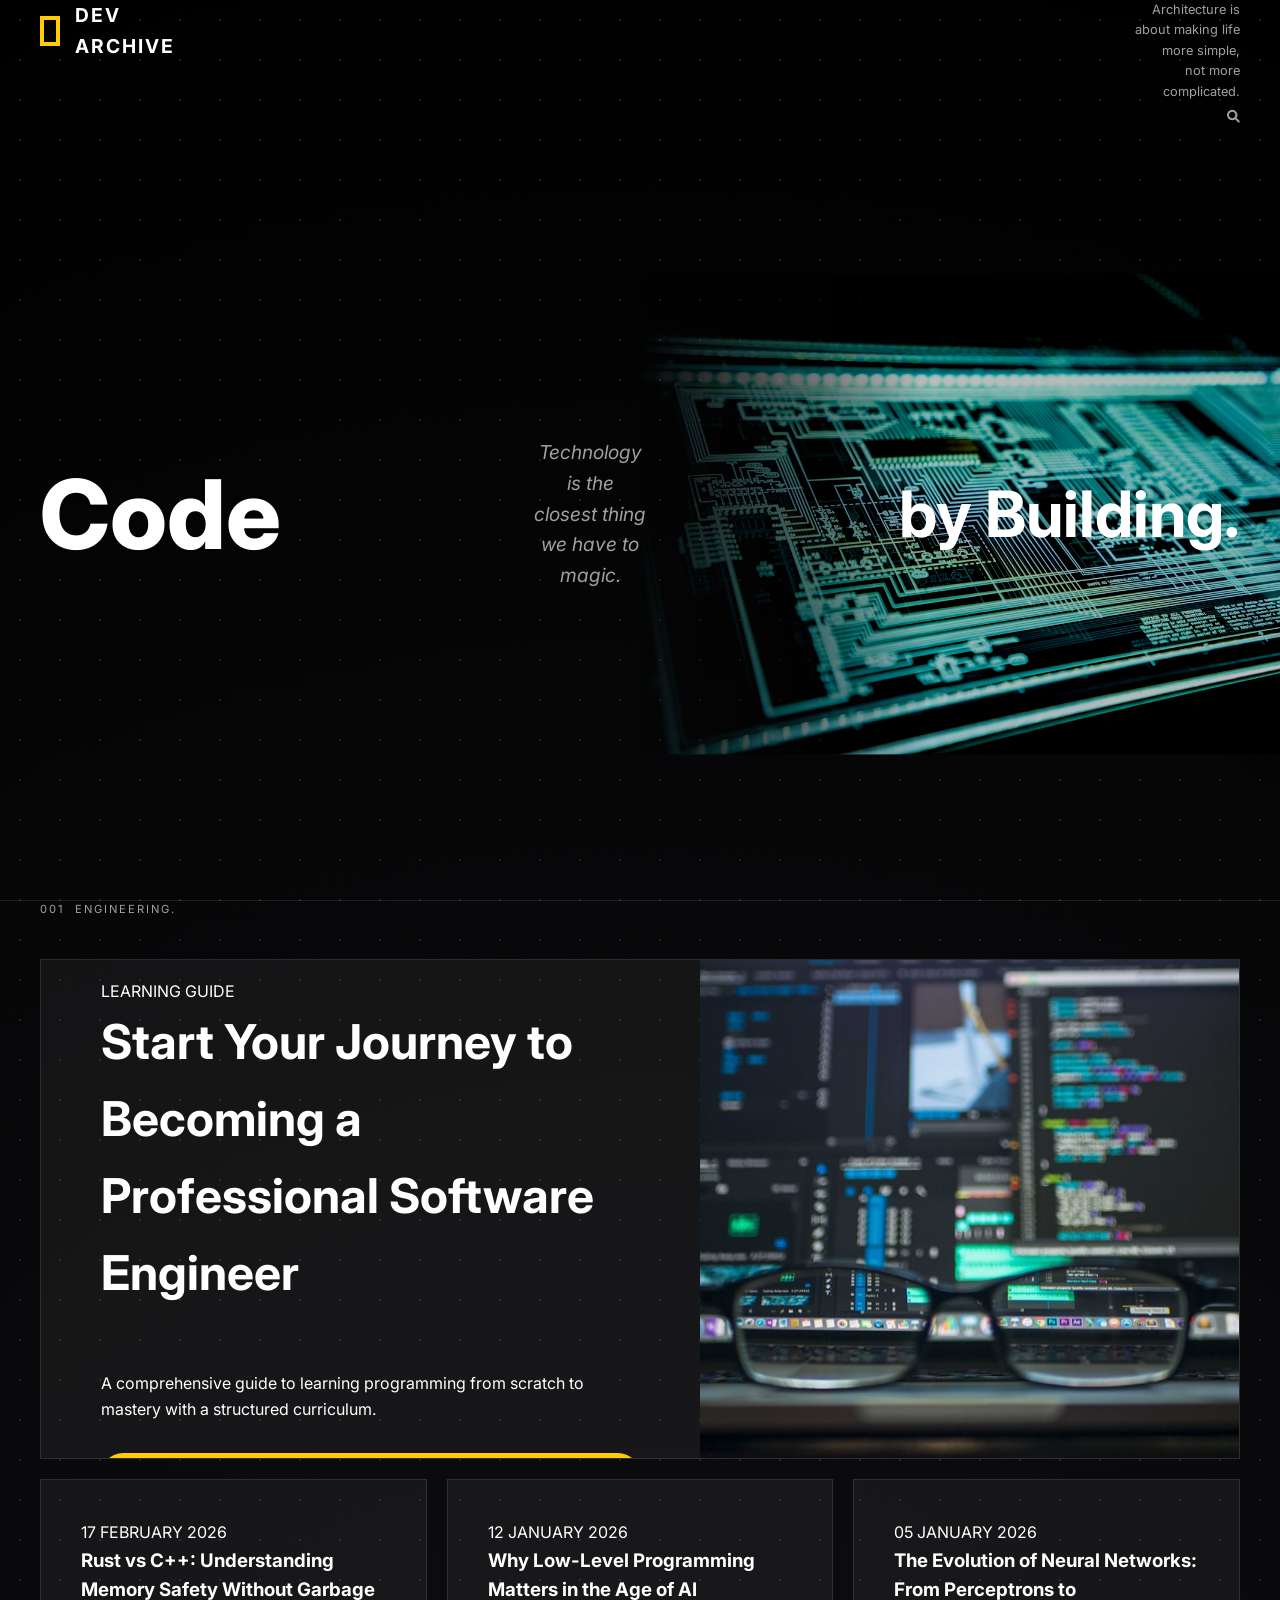
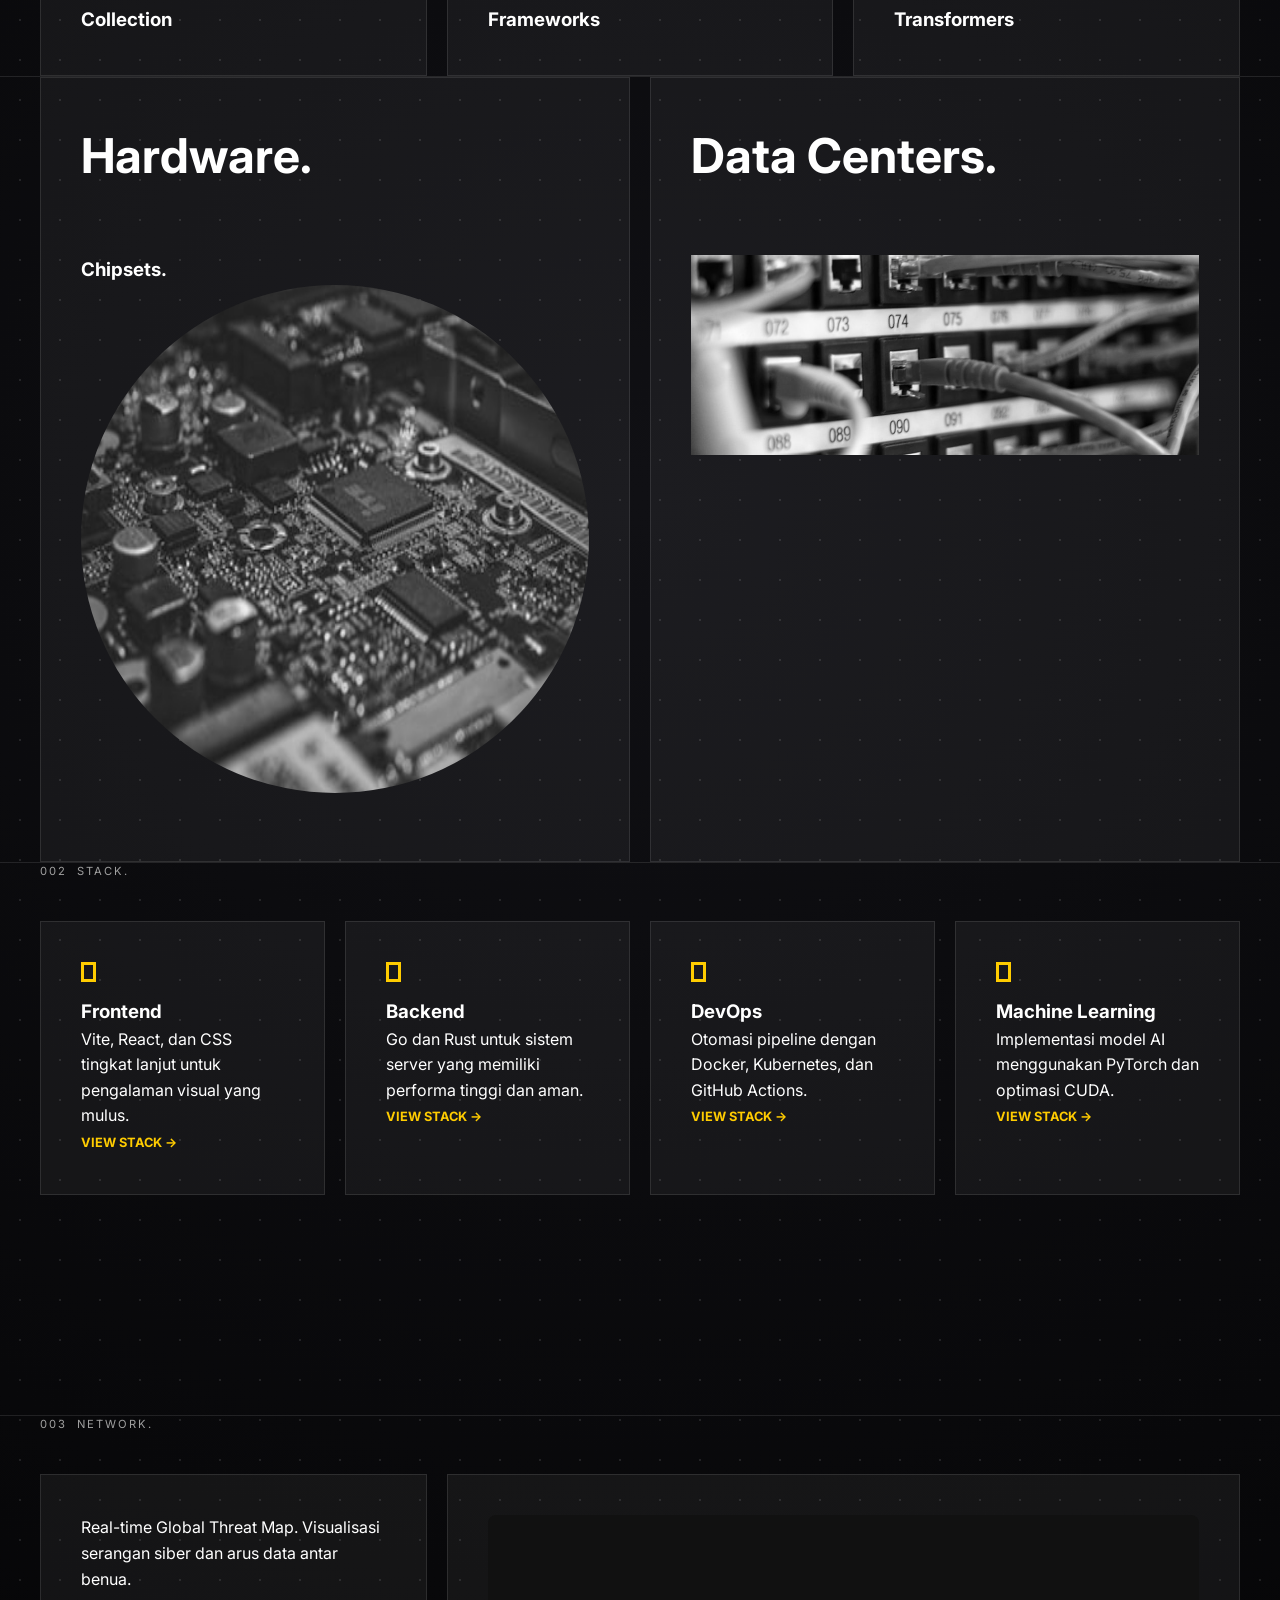
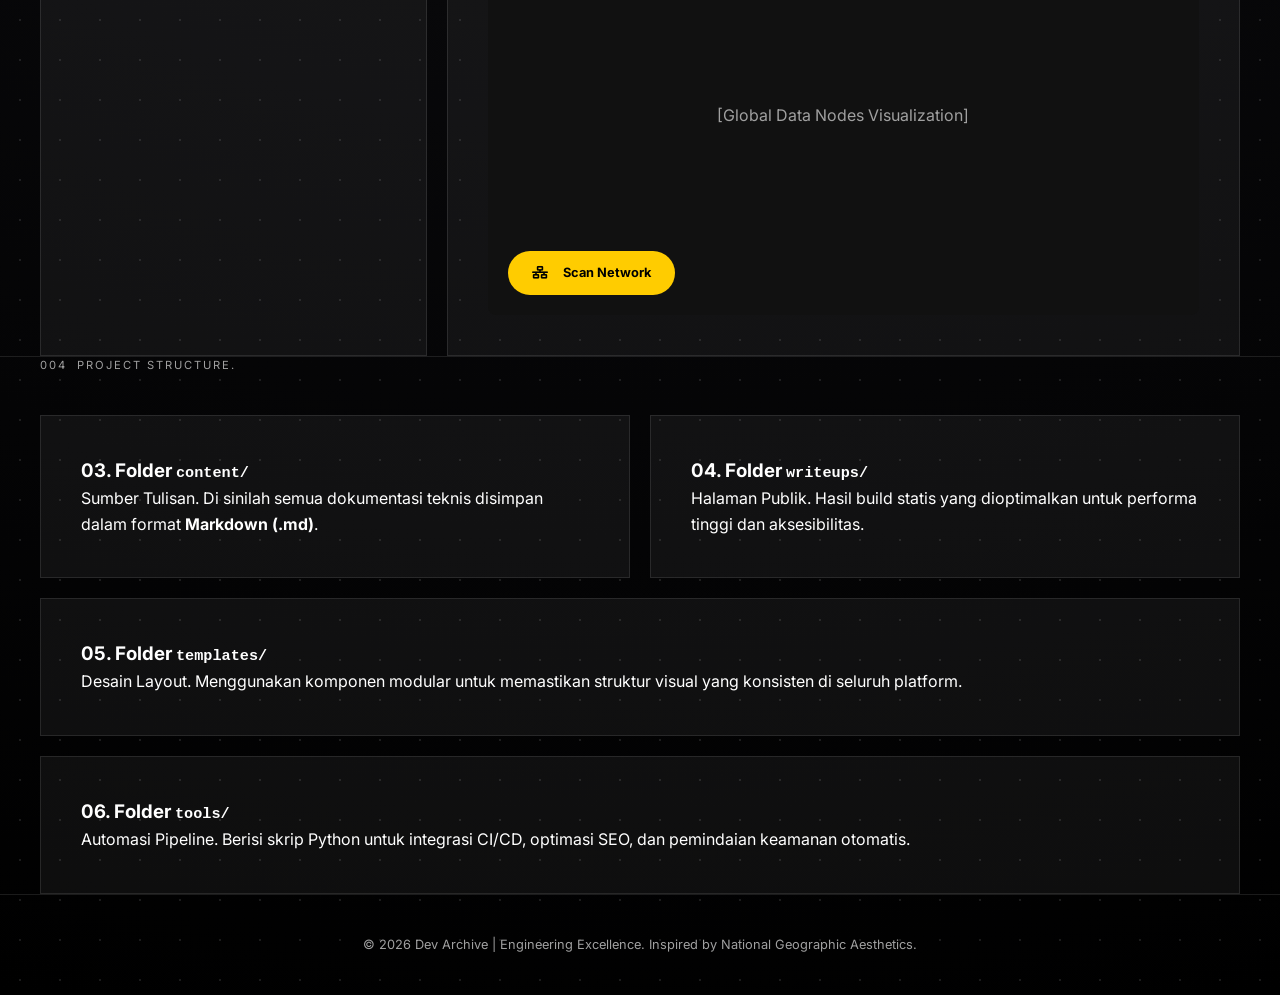
<file: index.html>
<!DOCTYPE html>
<html lang="id">

<head>
    <meta charset="UTF-8">
    <meta name="viewport" content="width=device-width, initial-scale=1.0">
    <meta name="description"
        content="Eksplorasi Teknologi dan Rekayasa Perangkat Lunak - Terinspirasi oleh Alterpix & National Geographic">
    <title>Dev Archive | Code. Build. Explore.</title>
    <!-- Favicon / Logo Tab -->
    <link rel="icon" type="image/png" href="assets/img/logo-tab.png">
    <!-- Modern Typography -->
    <link rel="preconnect" href="https://fonts.googleapis.com">
    <link rel="preconnect" href="https://fonts.gstatic.com" crossorigin>
    <link href="https://fonts.googleapis.com/css2?family=Inter:wght@300;400;700;800&display=swap" rel="stylesheet">
    <link rel="stylesheet" href="https://cdnjs.cloudflare.com/ajax/libs/font-awesome/6.0.0/css/all.min.css">
    <link rel="stylesheet" href="assets/style/style.css">
</head>

<body>

    <header class="container">
        <nav class="top-nav">
            <div class="brand">
                <div class="natgeo-logo"></div>
                <span>Dev<br>Archive</span>
            </div>

            <!-- Mobile Menu Toggle -->
            <button class="mobile-menu-toggle" id="mobile-toggle" aria-label="Toggle Menu">
                <span class="bar"></span>
                <span class="bar"></span>
                <span class="bar"></span>
            </button>

            <div class="nav-links" id="nav-links">
                <p>Architecture is<br>about making life<br>more simple,<br>not more<br>complicated.</p>
                <div class="search-icon"><i class="fas fa-search"></i></div>
            </div>
        </nav>

        <main class="hero">
            <div class="hero-main">
                <div class="hero-text-left">Code</div>
                <div class="hero-sub">
                    Technology<br>is the<br>closest thing<br>we have to<br>magic.
                </div>
                <div class="hero-text-right">by Building.</div>
            </div>
            <!-- Coding/Tech Image: local image in assets/img/ -->
            <img src="assets/img/hero-tech.jpg" alt="Technology" class="earth-bg" id="hero-earth"
                style="filter: brightness(0.7) contrast(1.2);">
        </main>
    </header>

    <section id="engineering" class="container">
        <div class="section-label" data-index="01">Engineering.</div>

        <div class="content-grid">
            <!-- Featured Article -->
            <article class="card article-featured reveal">
                <div class="article-content">
                    <div class="section-label" data-index="">Analysis.</div>
                    <p class="author">LEARNING GUIDE</p>
                    <h2 class="section-title">Start Your Journey to Becoming a Professional Software Engineer</h2>
                    <p>A comprehensive guide to learning programming from scratch to mastery with a structured
                        curriculum.</p>
                    <a href="pages/explore.html" class="btn-explore">
                        <i class="fas fa-arrow-down"></i> Explore the code
                    </a>
                </div>
                <div class="article-image-container">
                    <img src="assets/img/quantum-code.jpg" alt="Code Analysis">
                </div>
            </article>

            <!-- Grid Items -->
            <div class="card reveal" style="grid-column: span 4;">
                <p>17 FEBRUARY 2026</p>
                <h3>Rust vs C++: Understanding Memory Safety Without Garbage Collection</h3>
            </div>
            <div class="card reveal" style="grid-column: span 4;">
                <p>12 JANUARY 2026</p>
                <h3>Why Low-Level Programming Matters in the Age of AI Frameworks</h3>
            </div>
            <div class="card reveal" style="grid-column: span 4;">
                <p>05 JANUARY 2026</p>
                <h3>The Evolution of Neural Networks: From Perceptrons to Transformers</h3>
            </div>
        </div>
    </section>

    <section id="systems" class="container">
        <div class="content-grid">
            <div class="card reveal" style="grid-column: span 6;">
                <h2 class="section-title">Hardware.</h2>
                <h3>Chipsets.</h3>
                <div class="list-item">
                    <img src="assets/img/hardware-chip.jpg" alt="Microchip"
                        style="width: 100%; border-radius: 50%; aspect-ratio: 1; margin-bottom: 20px; filter: grayscale(1);">
                </div>
            </div>
            <div class="card reveal" style="grid-column: span 6;">
                <h2 class="section-title">Data Centers.</h2>
                <img src="assets/img/data-center.jpg" alt="Network" class="card-image">
            </div>
        </div>
    </section>

    <section id="coding" class="container">
        <div class="section-label" data-index="02">Stack.</div>
        <div class="content-grid">
            <div class="card reveal" style="grid-column: span 3;">
                <div class="natgeo-logo" style="width: 15px; height: 20px; border-width: 3px; margin-bottom: 15px;">
                </div>
                <h3>Frontend</h3>
                <p>Vite, React, dan CSS tingkat lanjut untuk pengalaman visual yang mulus.</p>
                <a href="#" class="learn-more"
                    style="color: var(--accent-color); text-decoration: none; font-size: 0.8rem; font-weight: bold;">VIEW
                    STACK &rarr;</a>
            </div>
            <div class="card reveal" style="grid-column: span 3;">
                <div class="natgeo-logo" style="width: 15px; height: 20px; border-width: 3px; margin-bottom: 15px;">
                </div>
                <h3>Backend</h3>
                <p>Go dan Rust untuk sistem server yang memiliki performa tinggi dan aman.</p>
                <a href="#" class="learn-more"
                    style="color: var(--accent-color); text-decoration: none; font-size: 0.8rem; font-weight: bold;">VIEW
                    STACK &rarr;</a>
            </div>
            <div class="card reveal" style="grid-column: span 3;">
                <div class="natgeo-logo" style="width: 15px; height: 20px; border-width: 3px; margin-bottom: 15px;">
                </div>
                <h3>DevOps</h3>
                <p>Otomasi pipeline dengan Docker, Kubernetes, dan GitHub Actions.</p>
                <a href="#" class="learn-more"
                    style="color: var(--accent-color); text-decoration: none; font-size: 0.8rem; font-weight: bold;">VIEW
                    STACK &rarr;</a>
            </div>
            <div class="card reveal" style="grid-column: span 3;">
                <div class="natgeo-logo" style="width: 15px; height: 20px; border-width: 3px; margin-bottom: 15px;">
                </div>
                <h3>Machine Learning</h3>
                <p>Implementasi model AI menggunakan PyTorch dan optimasi CUDA.</p>
                <a href="#" class="learn-more"
                    style="color: var(--accent-color); text-decoration: none; font-size: 0.8rem; font-weight: bold;">VIEW
                    STACK &rarr;</a>
            </div>
        </div>
    </section>

    <div class="torn-edge"></div>

    <section id="network" class="container">
        <div class="section-label" data-index="03">Network.</div>
        <div class="content-grid">
            <div class="card reveal" style="grid-column: span 4;">
                <p>Real-time Global Threat Map. Visualisasi serangan siber dan arus data antar benua.</p>
            </div>
            <div class="card reveal" style="grid-column: span 8;">
                <div class="expeditions-map">
                    <p>[Global Data Nodes Visualization]</p>
                    <div class="btn-explore" style="position: absolute; bottom: 20px; left: 20px;">
                        <i class="fas fa-network-wired"></i> Scan Network
                    </div>
                </div>
            </div>
        </div>
    </section>

    <section id="about-folders" class="container">
        <div class="section-label" data-index="04">Project Structure.</div>
        <div class="content-grid">
            <div class="card reveal" style="grid-column: span 6;">
                <h3>03. Folder <code>content/</code></h3>
                <p>Sumber Tulisan. Di sinilah semua dokumentasi teknis disimpan dalam format <strong>Markdown
                        (.md)</strong>.</p>
            </div>
            <div class="card reveal" style="grid-column: span 6;">
                <h3>04. Folder <code>writeups/</code></h3>
                <p>Halaman Publik. Hasil build statis yang dioptimalkan untuk performa tinggi dan aksesibilitas.</p>
            </div>
            <div class="card reveal" style="grid-column: span 12;">
                <h3>05. Folder <code>templates/</code></h3>
                <p>Desain Layout. Menggunakan komponen modular untuk memastikan struktur visual yang konsisten di
                    seluruh platform.</p>
            </div>
            <div class="card reveal" style="grid-column: span 12;">
                <h3>06. Folder <code>tools/</code></h3>
                <p>Automasi Pipeline. Berisi skrip Python untuk integrasi CI/CD, optimasi SEO, dan pemindaian keamanan
                    otomatis.</p>
            </div>
        </div>
    </section>

    <footer class="container"
        style="padding: 40px 0; border-top: 1px solid var(--border-color); text-align: center; color: var(--text-secondary); font-size: 0.8rem;">
        <p>&copy; 2026 Dev Archive | Engineering Excellence. Inspired by National Geographic Aesthetics.</p>
    </footer>

    <script src="assets/js/script.js"></script>
</body>

</html>
</file>
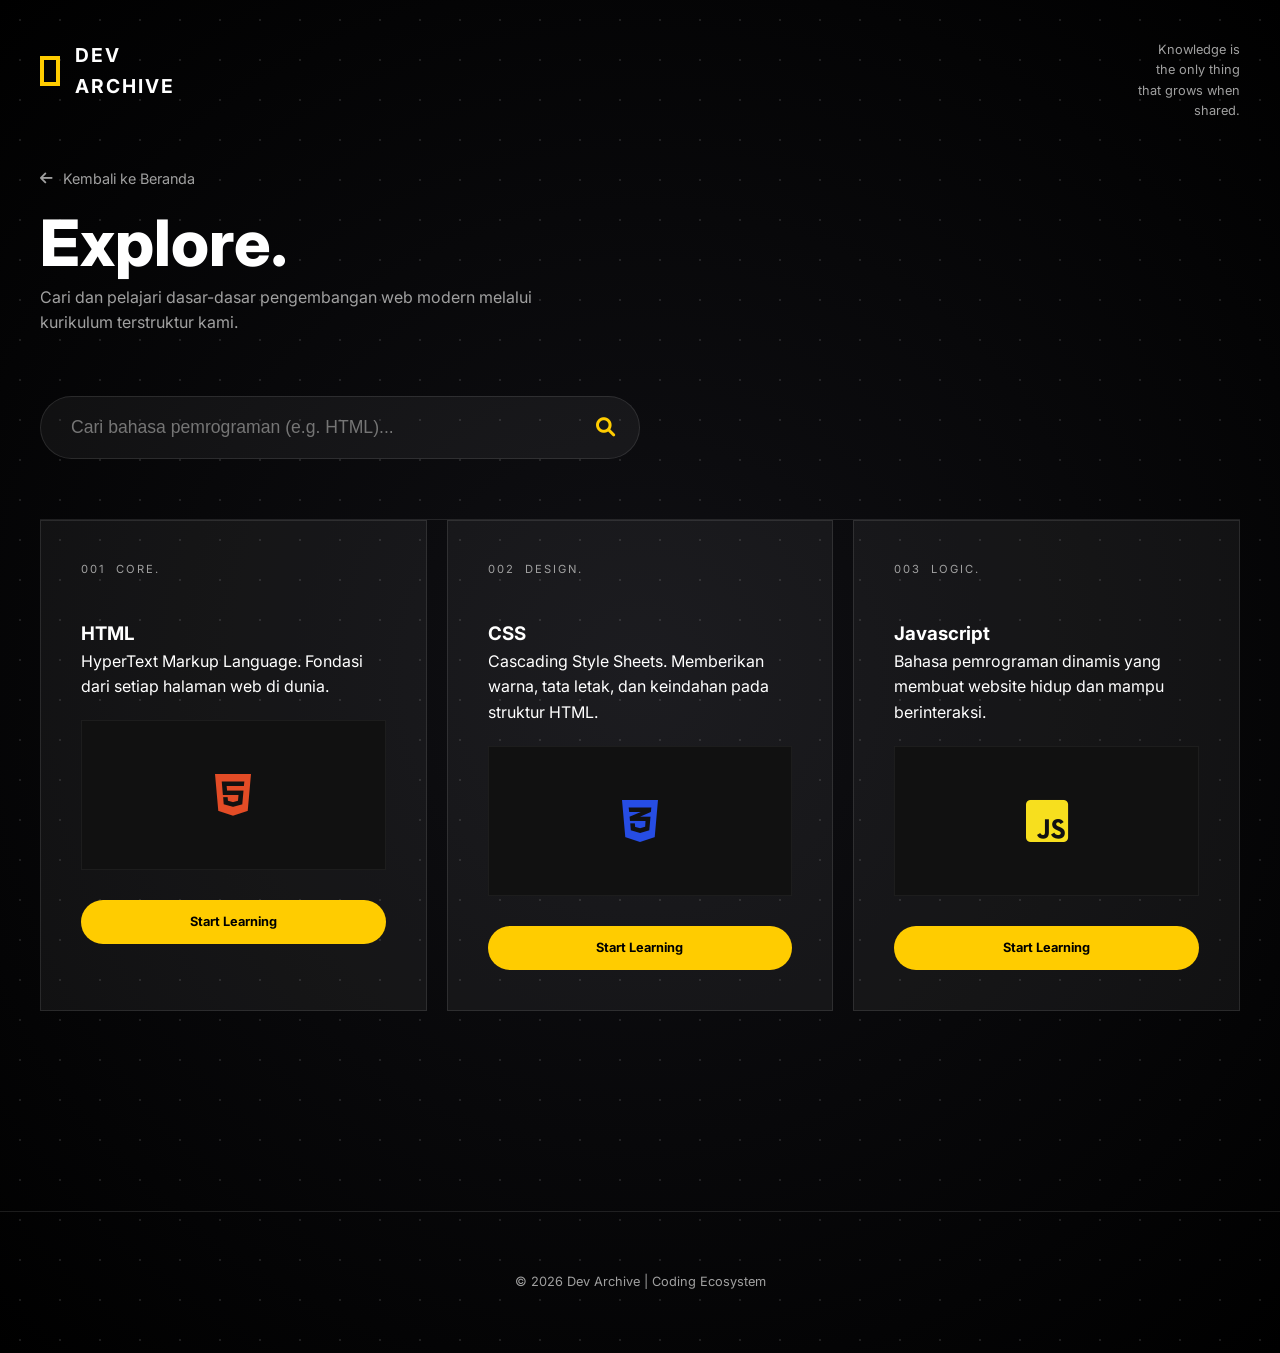
<file: pages/explore.html>
<!DOCTYPE html>
<html lang="id">

<head>
    <meta charset="UTF-8">
    <meta name="viewport" content="width=device-width, initial-scale=1.0">
    <meta name="description" content="Eksplorasi Kurikulum Pemrograman - HTML, CSS, dan JS">
    <title>Explore Materials | Dev Archive</title>
    <!-- Favicon -->
    <link rel="icon" type="image/png" href="../assets/img/logo-tab.png">
    <!-- Modern Typography -->
    <link rel="preconnect" href="https://fonts.googleapis.com">
    <link rel="preconnect" href="https://fonts.gstatic.com" crossorigin>
    <link href="https://fonts.googleapis.com/css2?family=Inter:wght@300;400;700;800&display=swap" rel="stylesheet">
    <link rel="stylesheet" href="https://cdnjs.cloudflare.com/ajax/libs/font-awesome/6.0.0/css/all.min.css">
    <link rel="stylesheet" href="../assets/style/style.css">
</head>

<body>

    <header class="container" style="height: auto; padding-bottom: 0;">
        <nav class="top-nav" style="padding-top: 40px;">
            <a href="../index.html" class="brand" style="text-decoration: none; color: inherit;">
                <div class="natgeo-logo"></div>
                <span>Dev<br>Archive</span>
            </a>

            <!-- Mobile Menu Toggle -->
            <button class="mobile-menu-toggle" id="mobile-toggle" aria-label="Toggle Menu">
                <span class="bar"></span>
                <span class="bar"></span>
                <span class="bar"></span>
            </button>

            <div class="nav-links" id="nav-links">
                <p>Knowledge is<br>the only thing<br>that grows when<br>shared.</p>
            </div>
        </nav>
    </header>

    <main class="container">
        <a href="../index.html" class="back-link"
            style="display: inline-flex; align-items: center; gap: 10px; text-decoration: none; color: var(--text-secondary); font-size: 0.9rem; margin-top: 40px; transition: 0.3s;">
            <i class="fas fa-arrow-left"></i> Kembali ke Beranda
        </a>
        <div class="hero-text-left" style="font-size: 4rem; margin-top: 20px;">Explore.</div>
        <p style="color: var(--text-secondary); max-width: 500px; margin-top: 10px;">Cari dan pelajari dasar-dasar
            pengembangan web modern melalui kurikulum terstruktur kami.</p>

        <div class="search-container">
            <input type="text" class="search-input" id="search-box"
                placeholder="Cari bahasa pemrograman (e.g. HTML)...">
            <div class="search-icon-btn"><i class="fas fa-search"></i></div>
        </div>

        <section id="materials-grid" class="content-grid" style="padding-top: 0;">
            <!-- HTML -->
            <div class="card reveal material-card" data-tags="html web structure dasar foundation"
                style="grid-column: span 4;">
                <div class="section-label" data-index="01">Core.</div>
                <h3>HTML</h3>
                <p>HyperText Markup Language. Fondasi dari setiap halaman web di dunia.</p>
                <div
                    style="height: 150px; background: #111; margin: 20px 0; border: 1px solid rgba(255,255,255,0.05); display: flex; align-items: center; justify-content: center; font-size: 3rem; color: #e34c26;">
                    <i class="fab fa-html5"></i>
                </div>
                <a href="materials/HTML-post.html" class="btn-explore"
                    style="margin-top: 10px; width: 100%; justify-content: center;">Start
                    Learning</a>
            </div>

            <!-- CSS -->
            <div class="card reveal material-card" data-tags="css design style layout visual"
                style="grid-column: span 4;">
                <div class="section-label" data-index="02">Design.</div>
                <h3>CSS</h3>
                <p>Cascading Style Sheets. Memberikan warna, tata letak, dan keindahan pada struktur HTML.</p>
                <div
                    style="height: 150px; background: #111; margin: 20px 0; border: 1px solid rgba(255,255,255,0.05); display: flex; align-items: center; justify-content: center; font-size: 3rem; color: #264de4;">
                    <i class="fab fa-css3-alt"></i>
                </div>
                <a href="#" class="btn-explore" style="margin-top: 10px; width: 100%; justify-content: center;">Start
                    Learning</a>
            </div>

            <!-- JS -->
            <div class="card reveal material-card" data-tags="js javascript logic interactive programming script"
                style="grid-column: span 4;">
                <div class="section-label" data-index="03">Logic.</div>
                <h3>Javascript</h3>
                <p>Bahasa pemrograman dinamis yang membuat website hidup dan mampu berinteraksi.</p>
                <div
                    style="height: 150px; background: #111; margin: 20px 0; border: 1px solid rgba(255,255,255,0.05); display: flex; align-items: center; justify-content: center; font-size: 3rem; color: #f7df1e;">
                    <i class="fab fa-js-square"></i>
                </div>
                <a href="#" class="btn-explore" style="margin-top: 10px; width: 100%; justify-content: center;">Start
                    Learning</a>
            </div>
        </section>

        <div id="no-results" class="no-results">
            Materi tidak ditemukan. Cobalah kata kunci lain seperti 'HTML' atau 'Design'.
        </div>
    </main>

    <footer class="container"
        style="padding: 60px 0; border-top: 1px solid var(--border-color); text-align: center; color: var(--text-secondary); font-size: 0.8rem; margin-top: 100px;">
        <p>&copy; 2026 Dev Archive | Coding Ecosystem</p>
    </footer>

    <!-- Scripts -->
    <script src="../assets/js/script.js"></script>
</body>

</html>
</file>
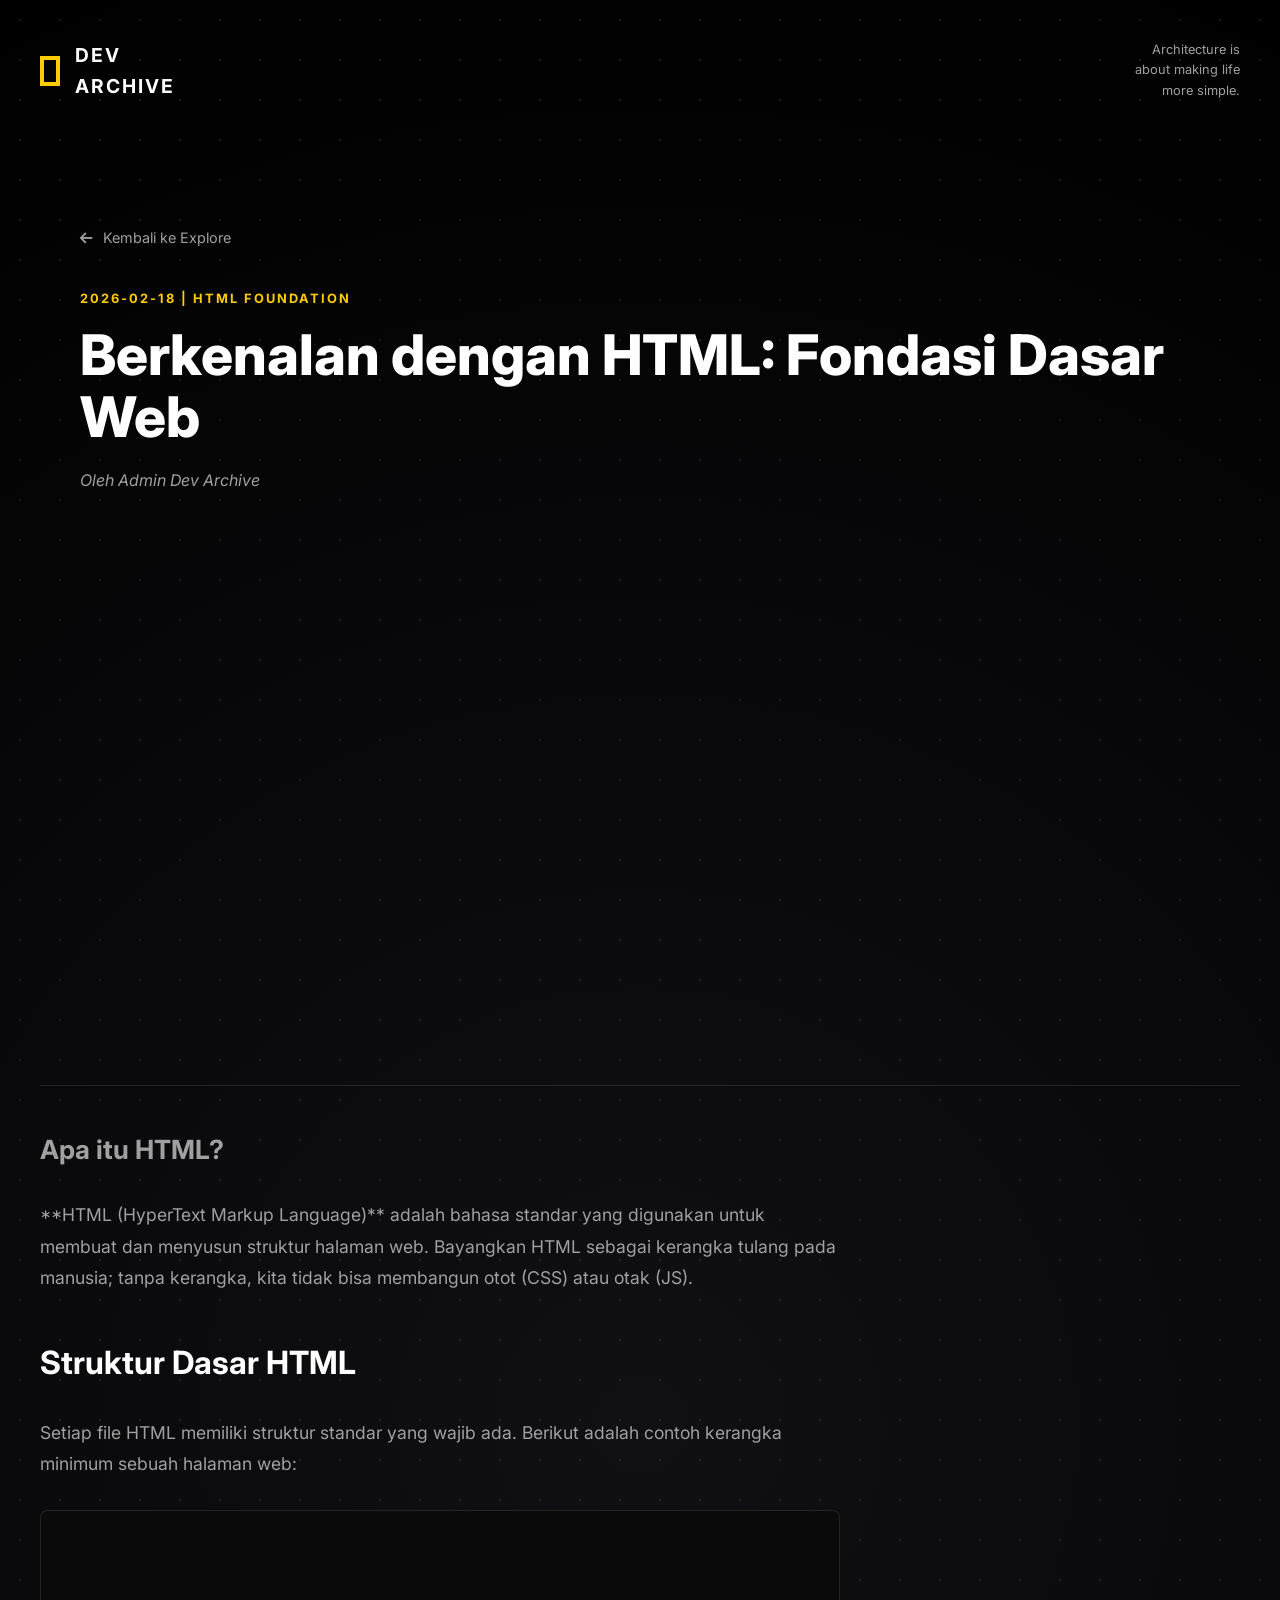
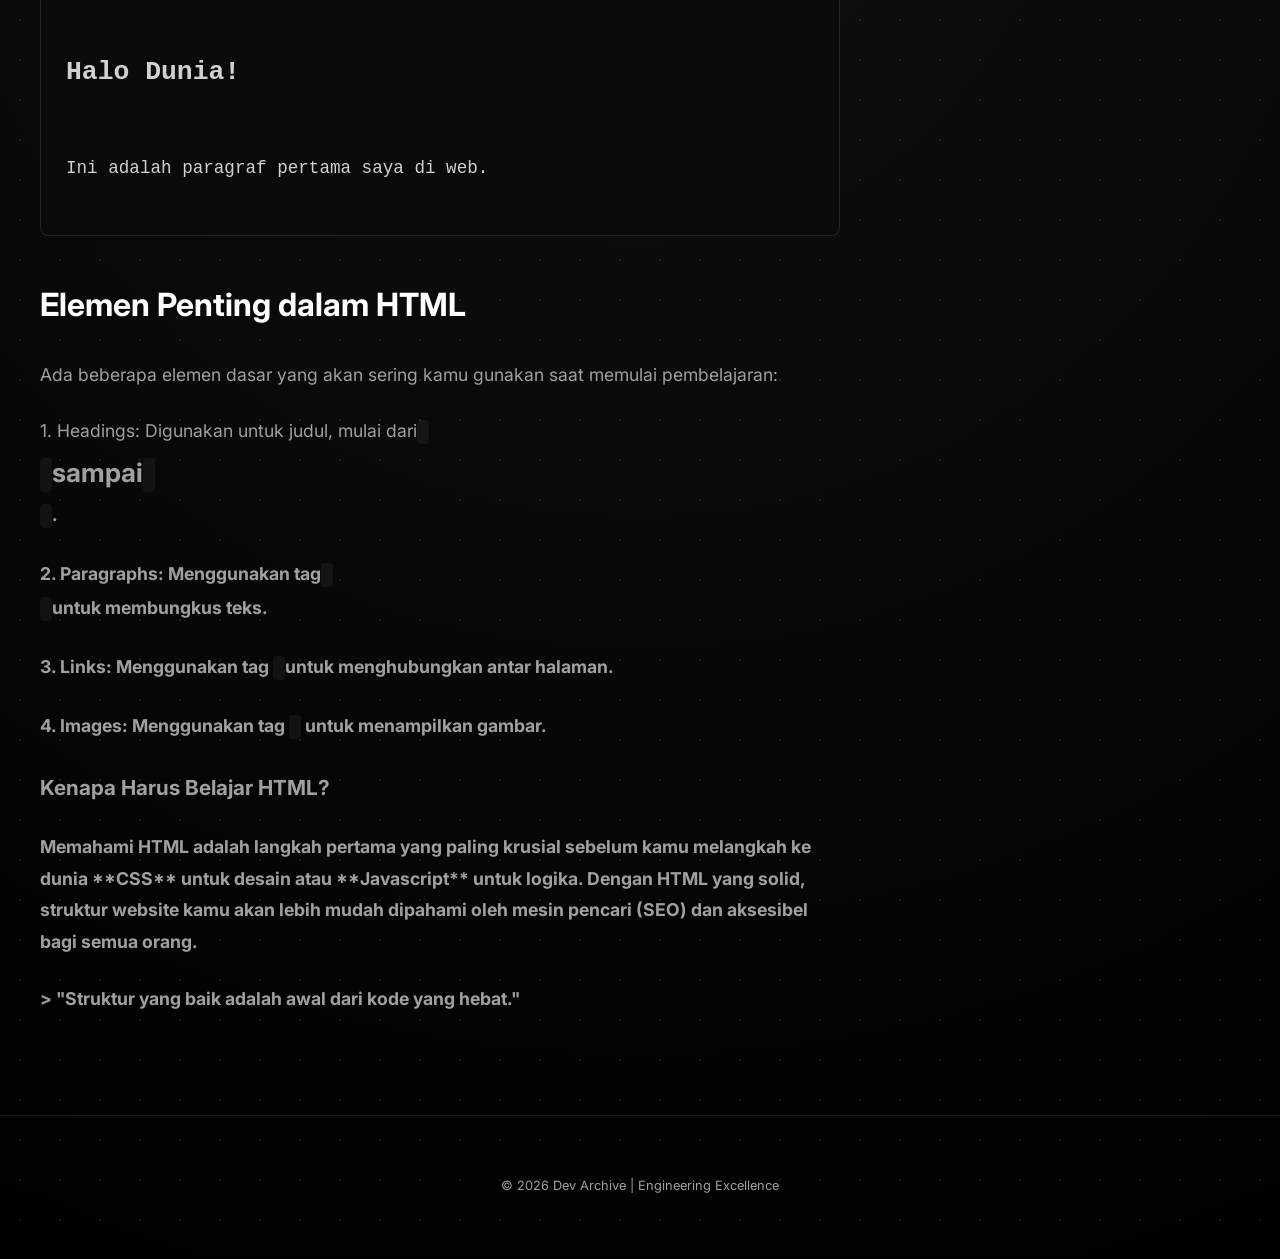
<file: writeups/example-post.html>
<!DOCTYPE html>
<html lang="id">

<head>
    <meta charset="UTF-8">
    <meta name="viewport" content="width=device-width, initial-scale=1.0">
    <title>Berkenalan dengan HTML: Fondasi Dasar Web | Dev Archive</title>
    <!-- Favicon -->
    <link rel="icon" type="image/png" href="../assets/img/logo-tab.png">
    <!-- Modern Typography -->
    <link rel="preconnect" href="https://fonts.googleapis.com">
    <link rel="preconnect" href="https://fonts.gstatic.com" crossorigin>
    <link href="https://fonts.googleapis.com/css2?family=Inter:wght@300;400;700;800&display=swap" rel="stylesheet">
    <link rel="stylesheet" href="https://cdnjs.cloudflare.com/ajax/libs/font-awesome/6.0.0/css/all.min.css">
    <link rel="stylesheet" href="../assets/style/style.css">
    <style>
        .post-header {
            margin: 80px 0 40px 0;
            border-bottom: 1px solid var(--border-color);
            padding-bottom: 40px;
        }

        .post-meta {
            font-size: 0.8rem;
            color: var(--accent-color);
            letter-spacing: 2px;
            text-transform: uppercase;
            font-weight: 700;
            margin-bottom: 15px;
        }

        .post-content {
            font-size: 1.1rem;
            line-height: 1.8;
            color: var(--text-secondary);
            max-width: 800px;
        }

        .post-content h2 {
            color: var(--text-primary);
            margin: 40px 0 20px 0;
            font-size: 2rem;
        }

        .post-content p {
            margin-bottom: 25px;
        }

        .post-content code {
            background: rgba(255, 255, 255, 0.05);
            padding: 2px 6px;
            border-radius: 4px;
            font-family: 'Courier New', Courier, monospace;
            color: var(--accent-color);
        }

        .post-content pre {
            background: #0a0a0b;
            padding: 25px;
            border-radius: 8px;
            border: 1px solid var(--border-color);
            overflow-x: auto;
            margin: 30px 0;
        }

        .post-content pre code {
            background: none;
            padding: 0;
            color: #d1d1d1;
        }

        .back-link {
            display: inline-flex;
            align-items: center;
            gap: 10px;
            text-decoration: none;
            color: var(--text-secondary);
            font-size: 0.9rem;
            margin-bottom: 40px;
            transition: 0.3s;
        }

        .back-link:hover {
            color: var(--accent-color);
        }
    </style>
</head>

<body>

    <header class="container" style="height: auto; padding-bottom: 0;">
        <nav class="top-nav" style="padding-top: 40px;">
            <a href="../index.html" class="brand" style="text-decoration: none; color: inherit;">
                <div class="natgeo-logo"></div>
                <span>Dev<br>Archive</span>
            </a>

            <!-- Mobile Menu Toggle -->
            <button class="mobile-menu-toggle" id="mobile-toggle" aria-label="Toggle Menu">
                <span class="bar"></span>
                <span class="bar"></span>
                <span class="bar"></span>
            </button>

            <div class="nav-links" id="nav-links">
                <p>Architecture is<br>about making life<br>more simple.</p>
            </div>
        </nav>
    </header>

    <main class="container">
        <article>
            <header class="post-header">
                <a href="../pages/explore.html" class="back-link">
                    <i class="fas fa-arrow-left"></i> Kembali ke Explore
                </a>
                <p class="post-meta">2026-02-18 | HTML Foundation</p>
                <h1 class="hero-text-left" style="font-size: 3.5rem; line-height: 1.1;">Berkenalan dengan HTML: Fondasi
                    Dasar Web</h1>
                <p style="margin-top: 20px; font-style: italic; color: var(--text-secondary);">Oleh Admin Dev Archive
                </p>
            </header>

            <div class="post-content reveal active">
                <h1>Apa itu HTML?</h1>
                <p></p>
                <p></p>**HTML (HyperText Markup Language)** adalah bahasa standar yang digunakan untuk membuat dan
                menyusun struktur halaman web. Bayangkan HTML sebagai kerangka tulang pada manusia; tanpa kerangka, kita
                tidak bisa membangun otot (CSS) atau otak (JS).<p></p>
                <p></p>
                <h2>Struktur Dasar HTML</h2>
                <p></p>
                <p></p>Setiap file HTML memiliki struktur standar yang wajib ada. Berikut adalah contoh kerangka minimum
                sebuah halaman web:<p></p>
                <p></p>
                <pre><code><!DOCTYPE html><p></p><html><p></p><head><p></p>    <title>Halaman Pertama Saya</title><p></p></head><p></p><body><p></p>    <h1>Halo Dunia!</h1><p></p>    <p>Ini adalah paragraf pertama saya di web.</p><p></p></body><p></p></html><p></p></code></pre>
                <p></p>
                <p></p>
                <h2>Elemen Penting dalam HTML</h2>
                <p></p>
                <p></p>Ada beberapa elemen dasar yang akan sering kamu gunakan saat memulai pembelajaran:<p></p>
                <p></p>1. Headings: Digunakan untuk judul, mulai dari <code><h1></code> sampai <code><h6></code>.<p></p>
                2. Paragraphs: Menggunakan tag <code><p></code> untuk membungkus teks.<p></p>3. Links: Menggunakan tag
                <code><a></code> untuk menghubungkan antar halaman.<p></p>4. Images: Menggunakan tag <code><img></code>
                untuk menampilkan gambar.<p></p>
                <p></p>
                <h3>Kenapa Harus Belajar HTML?</h3>
                <p></p>
                <p></p>Memahami HTML adalah langkah pertama yang paling krusial sebelum kamu melangkah ke dunia **CSS**
                untuk desain atau **Javascript** untuk logika. Dengan HTML yang solid, struktur website kamu akan lebih
                mudah dipahami oleh mesin pencari (SEO) dan aksesibel bagi semua orang.<p></p>
                <p></p>> "Struktur yang baik adalah awal dari kode yang hebat."
            </div>
        </article>
    </main>

    <footer class="container"
        style="padding: 60px 0; border-top: 1px solid var(--border-color); text-align: center; color: var(--text-secondary); font-size: 0.8rem; margin-top: 100px;">
        <p>&copy; 2026 Dev Archive | Engineering Excellence</p>
    </footer>

    <script src="../assets/js/script.js"></script>
</body>

</html>
</file>
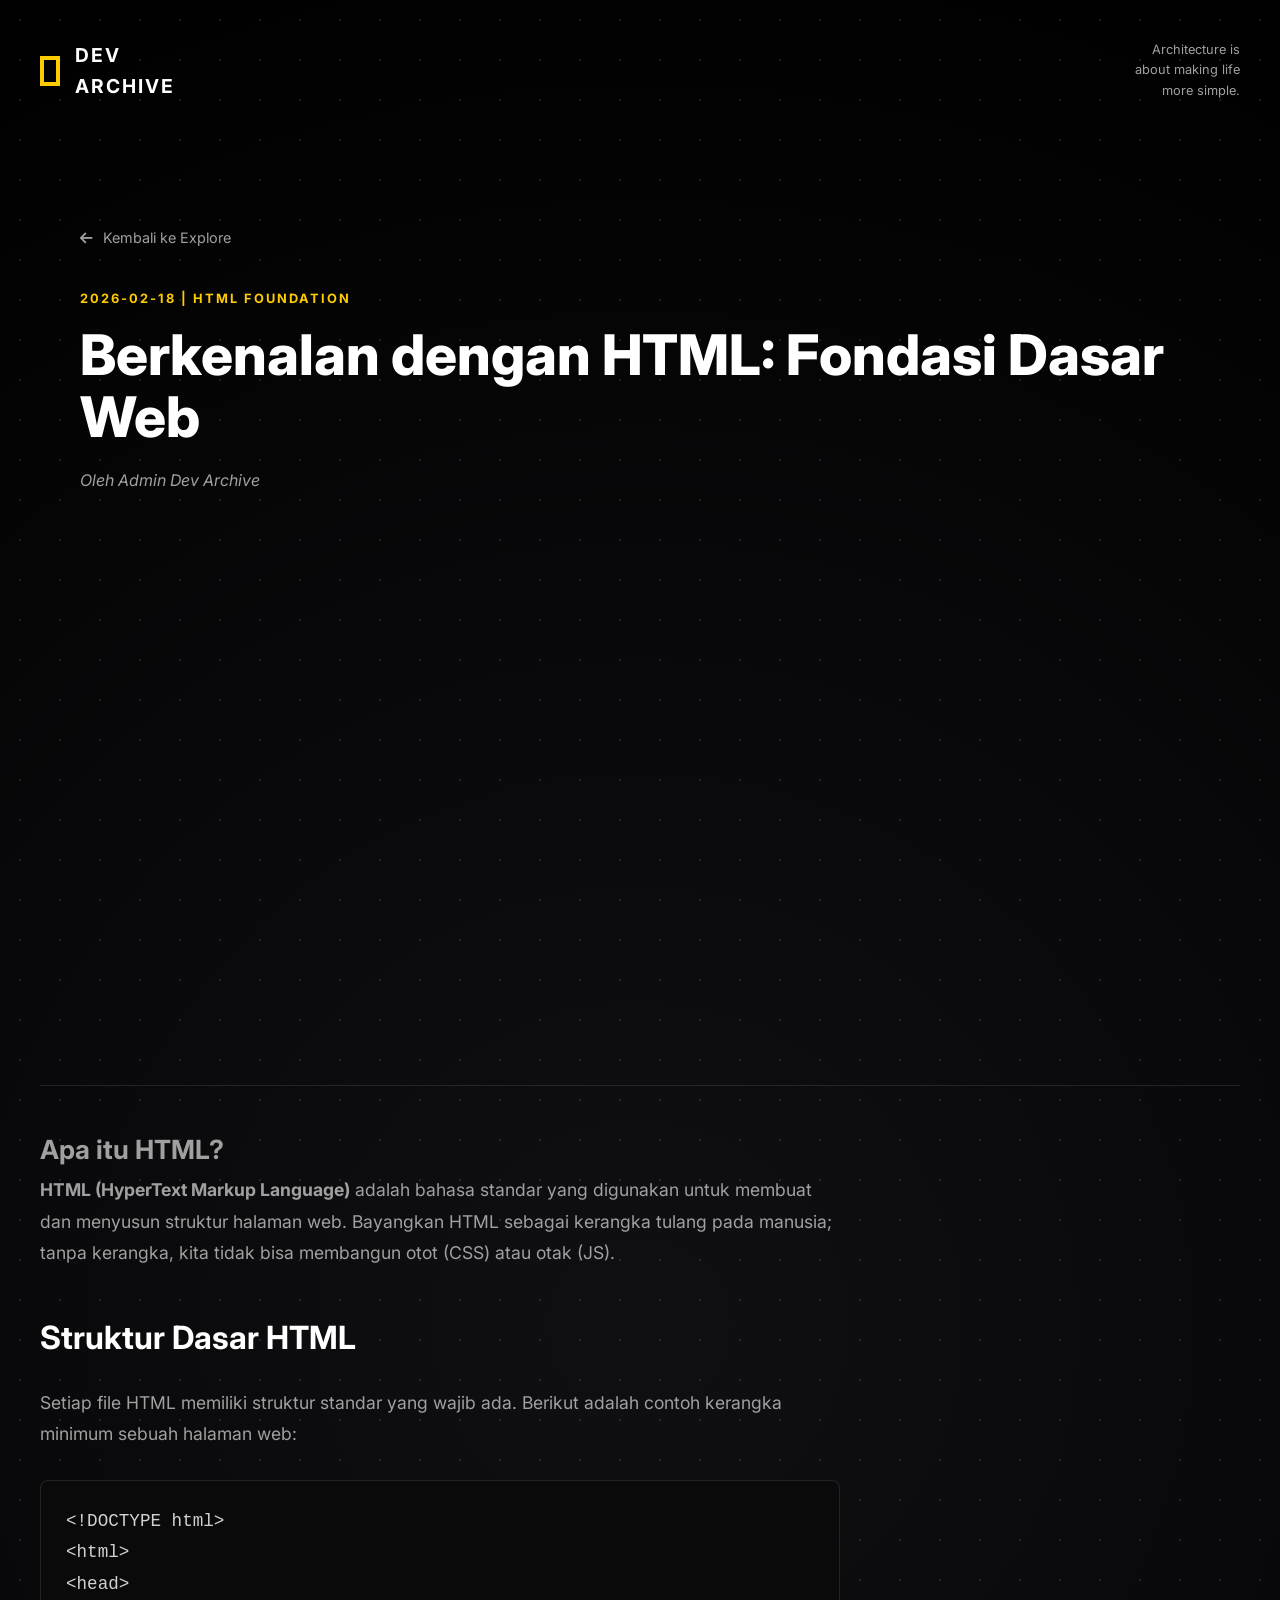
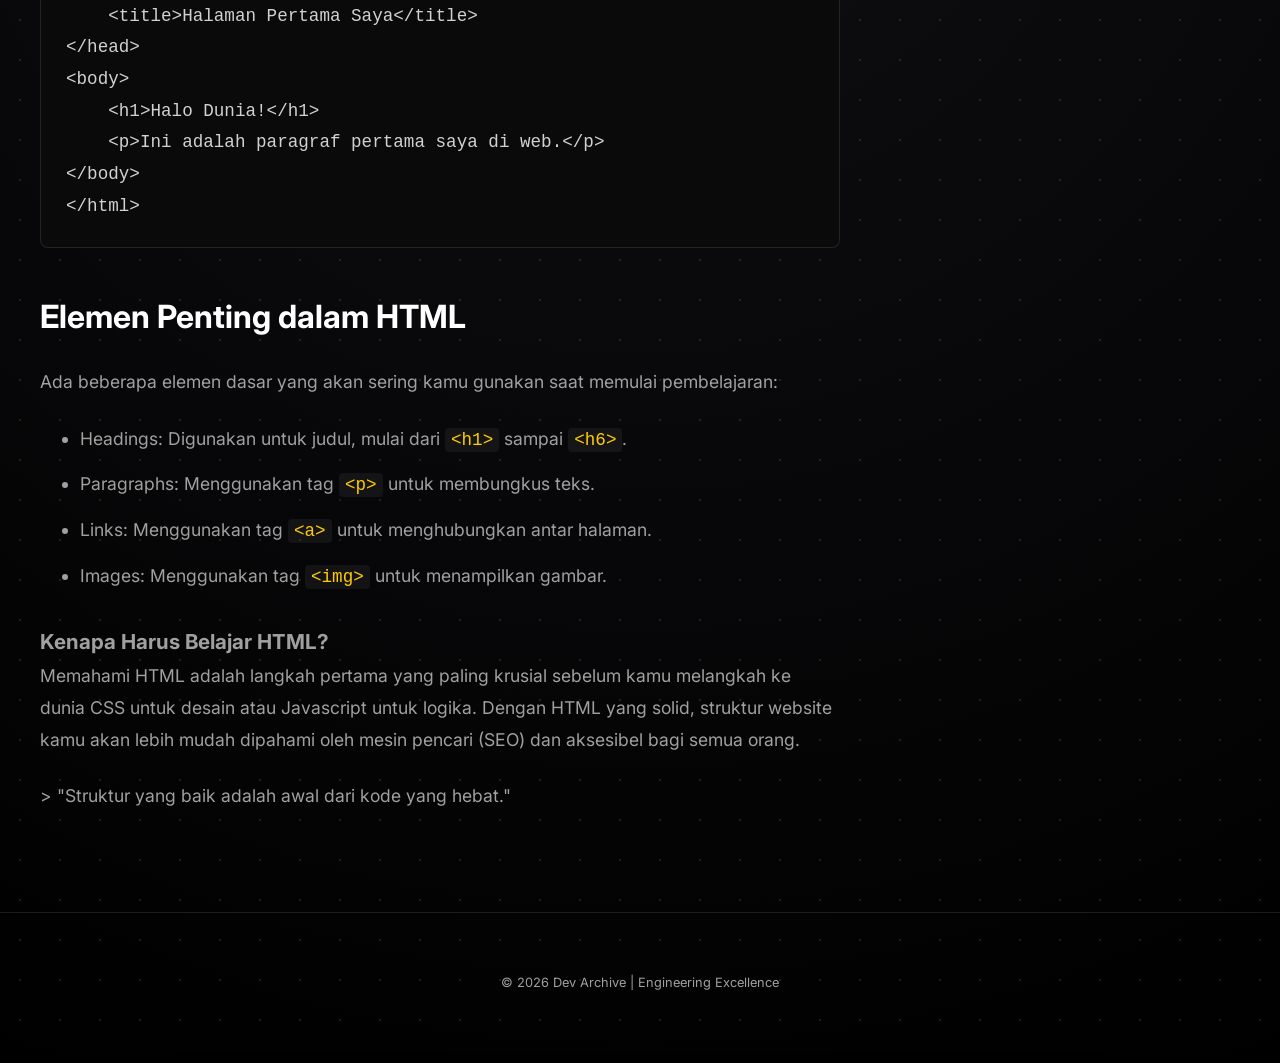
<file: writeups/HTML-post.html>
<!DOCTYPE html>
<html lang="id">

<head>
    <meta charset="UTF-8">
    <meta name="viewport" content="width=device-width, initial-scale=1.0">
    <title>Berkenalan dengan HTML: Fondasi Dasar Web | Dev Archive</title>
    <!-- Favicon -->
    <link rel="icon" type="image/png" href="../assets/img/logo-tab.png">
    <!-- Modern Typography -->
    <link rel="preconnect" href="https://fonts.googleapis.com">
    <link rel="preconnect" href="https://fonts.gstatic.com" crossorigin>
    <link href="https://fonts.googleapis.com/css2?family=Inter:wght@300;400;700;800&display=swap" rel="stylesheet">
    <link rel="stylesheet" href="https://cdnjs.cloudflare.com/ajax/libs/font-awesome/6.0.0/css/all.min.css">
    <link rel="stylesheet" href="../assets/style/style.css">
    <style>
        .post-header {
            margin: 80px 0 40px 0;
            border-bottom: 1px solid var(--border-color);
            padding-bottom: 40px;
        }

        .post-meta {
            font-size: 0.8rem;
            color: var(--accent-color);
            letter-spacing: 2px;
            text-transform: uppercase;
            font-weight: 700;
            margin-bottom: 15px;
        }

        .post-content {
            font-size: 1.1rem;
            line-height: 1.8;
            color: var(--text-secondary);
            max-width: 800px;
        }

        .post-content h2 {
            color: var(--text-primary);
            margin: 40px 0 20px 0;
            font-size: 2rem;
        }

        .post-content p {
            margin-bottom: 25px;
        }

        .post-content code {
            background: rgba(255, 255, 255, 0.05);
            padding: 2px 6px;
            border-radius: 4px;
            font-family: 'Courier New', Courier, monospace;
            color: var(--accent-color);
        }

        .post-content pre {
            background: #0a0a0b;
            padding: 25px;
            border-radius: 8px;
            border: 1px solid var(--border-color);
            overflow-x: auto;
            margin: 30px 0;
        }

        .post-content pre code {
            background: none;
            padding: 0;
            color: #d1d1d1;
        }

        .post-content ul,
        .post-content ol {
            margin: 20px 0 30px 40px;
            color: var(--text-secondary);
        }

        .post-content li {
            margin-bottom: 12px;
        }

        .back-link {
            display: inline-flex;
            align-items: center;
            gap: 10px;
            text-decoration: none;
            color: var(--text-secondary);
            font-size: 0.9rem;
            margin-bottom: 40px;
            transition: 0.3s;
        }

        .back-link:hover {
            color: var(--accent-color);
        }
    </style>
</head>

<body>

    <header class="container" style="height: auto; padding-bottom: 0;">
        <nav class="top-nav" style="padding-top: 40px;">
            <a href="../index.html" class="brand" style="text-decoration: none; color: inherit;">
                <div class="natgeo-logo"></div>
                <span>Dev<br>Archive</span>
            </a>

            <!-- Mobile Menu Toggle -->
            <button class="mobile-menu-toggle" id="mobile-toggle" aria-label="Toggle Menu">
                <span class="bar"></span>
                <span class="bar"></span>
                <span class="bar"></span>
            </button>

            <div class="nav-links" id="nav-links">
                <p>Architecture is<br>about making life<br>more simple.</p>
            </div>
        </nav>
    </header>

    <main class="container">
        <article>
            <header class="post-header">
                <a href="../pages/explore.html" class="back-link">
                    <i class="fas fa-arrow-left"></i> Kembali ke Explore
                </a>
                <p class="post-meta">2026-02-18 | HTML Foundation</p>
                <h1 class="hero-text-left" style="font-size: 3.5rem; line-height: 1.1;">Berkenalan dengan HTML: Fondasi
                    Dasar Web</h1>
                <p style="margin-top: 20px; font-style: italic; color: var(--text-secondary);">Oleh Admin Dev Archive
                </p>
            </header>

            <div class="post-content reveal active">
                <h1>Apa itu HTML?</h1>

                <strong>HTML (HyperText Markup Language)</strong> adalah bahasa standar yang digunakan untuk membuat dan
                menyusun struktur halaman web. Bayangkan HTML sebagai kerangka tulang pada manusia; tanpa kerangka, kita
                tidak bisa membangun otot (CSS) atau otak (JS).

                <h2>Struktur Dasar HTML</h2>

                <p>Setiap file HTML memiliki struktur standar yang wajib ada. Berikut adalah contoh kerangka minimum
                    sebuah halaman web:</p>

                <p>
                <pre><code>&lt;!DOCTYPE html&gt;
&lt;html&gt;
&lt;head&gt;
    &lt;title&gt;Halaman Pertama Saya&lt;/title&gt;
&lt;/head&gt;
&lt;body&gt;
    &lt;h1&gt;Halo Dunia!&lt;/h1&gt;
    &lt;p&gt;Ini adalah paragraf pertama saya di web.&lt;/p&gt;
&lt;/body&gt;
&lt;/html&gt;
</code></pre>
                </p>

                <h2>Elemen Penting dalam HTML</h2>

                <p>Ada beberapa elemen dasar yang akan sering kamu gunakan saat memulai pembelajaran:</p>

                <ul>
                    <li>Headings: Digunakan untuk judul, mulai dari <code>&lt;h1&gt;</code> sampai
                        <code>&lt;h6&gt;</code>.</li>
                    <li>Paragraphs: Menggunakan tag <code>&lt;p&gt;</code> untuk membungkus teks.</li>
                    <li>Links: Menggunakan tag <code>&lt;a&gt;</code> untuk menghubungkan antar halaman.</li>
                    <li>Images: Menggunakan tag <code>&lt;img&gt;</code> untuk menampilkan gambar.</li>
                </ul>

                <h3>Kenapa Harus Belajar HTML?</h3>

                <p>Memahami HTML adalah langkah pertama yang paling krusial sebelum kamu melangkah ke dunia CSS untuk
                    desain atau Javascript untuk logika. Dengan HTML yang solid, struktur website kamu akan lebih mudah
                    dipahami oleh mesin pencari (SEO) dan aksesibel bagi semua orang.</p>

                <p>&gt; &quot;Struktur yang baik adalah awal dari kode yang hebat.&quot;</p>
            </div>
        </article>
    </main>

    <footer class="container"
        style="padding: 60px 0; border-top: 1px solid var(--border-color); text-align: center; color: var(--text-secondary); font-size: 0.8rem; margin-top: 100px;">
        <p>&copy; 2026 Dev Archive | Engineering Excellence</p>
    </footer>

    <script src="../assets/js/script.js"></script>
</body>

</html>
</file>
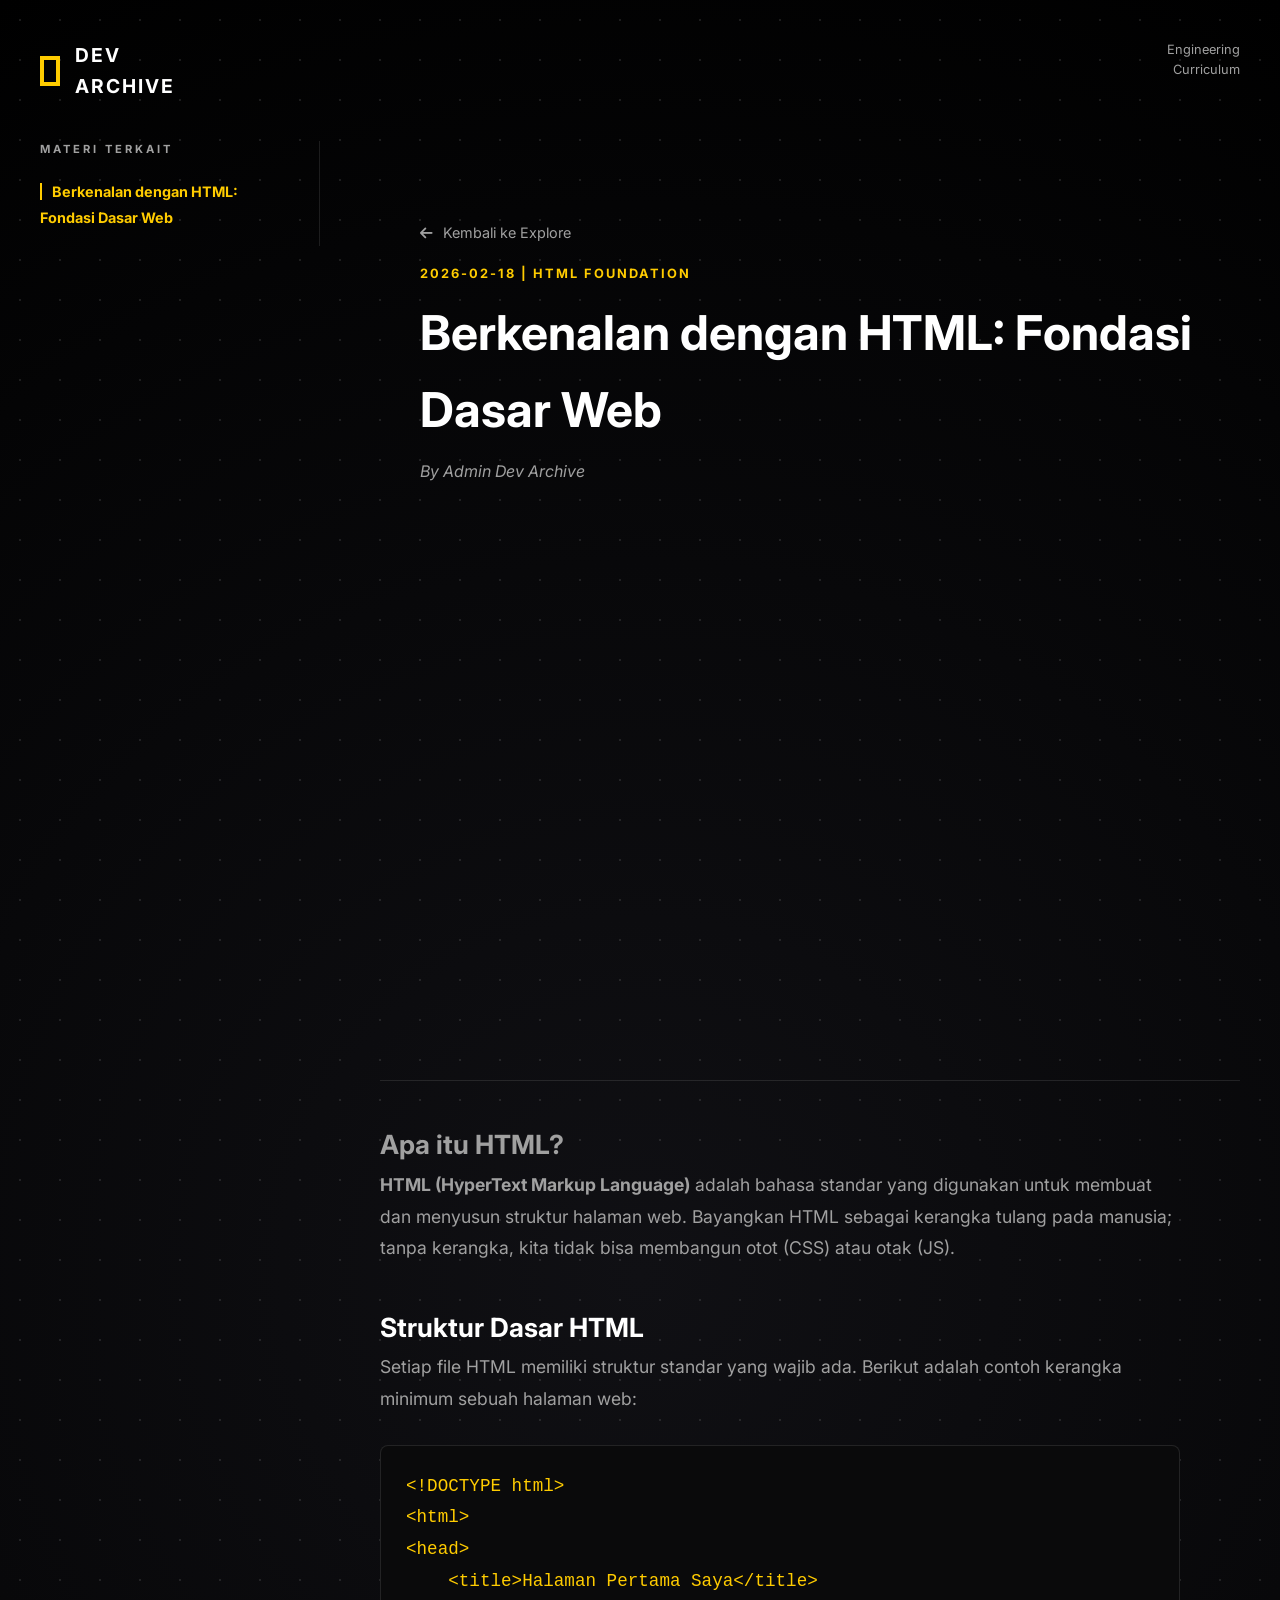
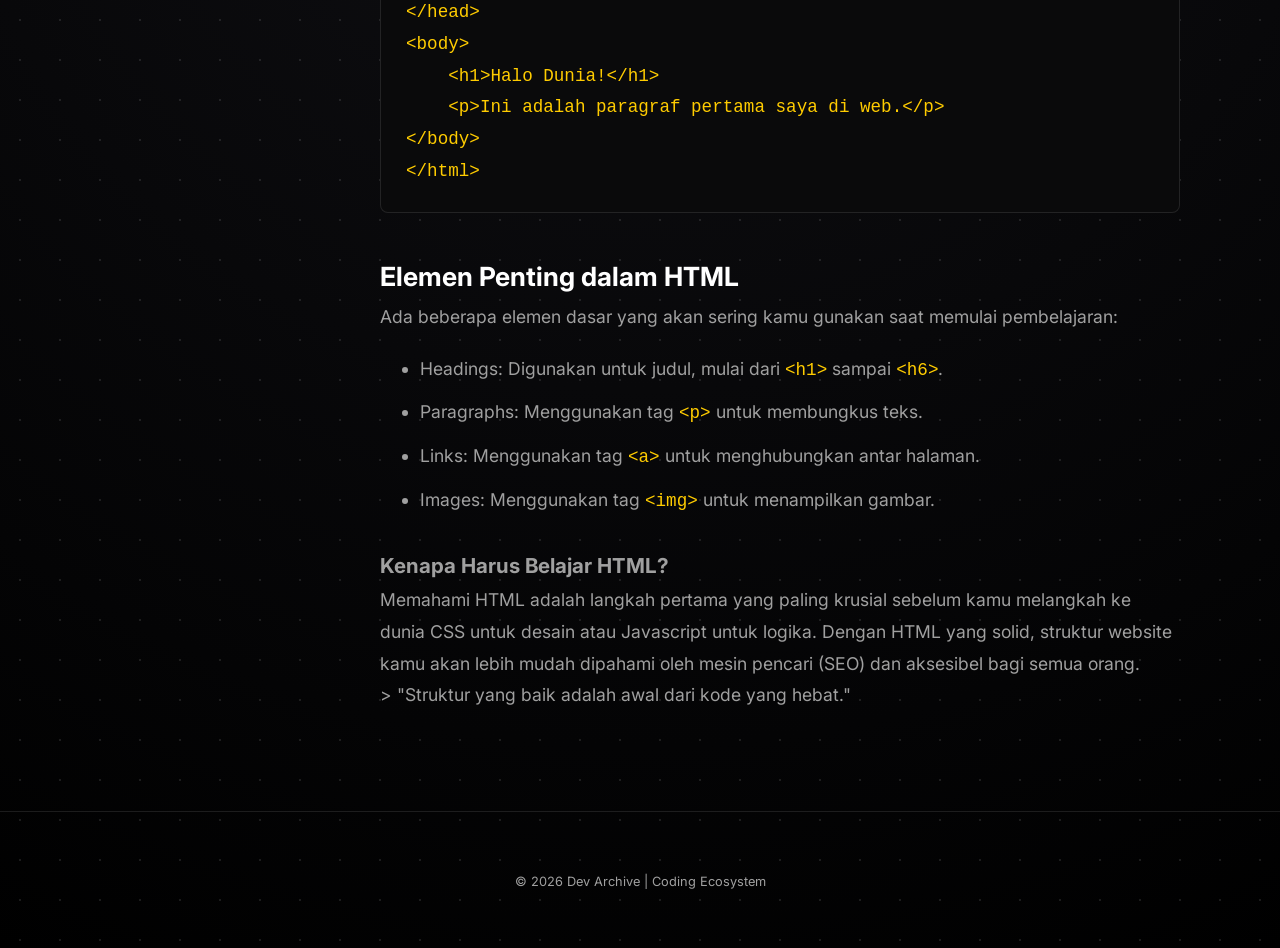
<file: pages/materials/HTML-post.html>
<!DOCTYPE html>
<html lang="id">

<head>
    <meta charset="UTF-8">
    <meta name="viewport" content="width=device-width, initial-scale=1.0">
    <title>Berkenalan dengan HTML: Fondasi Dasar Web | Dev Archive</title>
    <!-- Favicon -->
    <link rel="icon" type="image/png" href="../../assets/img/logo-tab.png">
    <!-- Modern Typography -->
    <link rel="preconnect" href="https://fonts.googleapis.com">
    <link rel="preconnect" href="https://fonts.gstatic.com" crossorigin>
    <link href="https://fonts.googleapis.com/css2?family=Inter:wght@300;400;700;800&display=swap" rel="stylesheet">
    <link rel="stylesheet" href="https://cdnjs.cloudflare.com/ajax/libs/font-awesome/6.0.0/css/all.min.css">
    <link rel="stylesheet" href="../../assets/style/style.css">
    <style>
        .post-header {
            margin: 40px 0;
            border-bottom: 1px solid var(--border-color);
            padding-bottom: 30px;
        }

        .post-meta {
            font-size: 0.8rem;
            color: var(--accent-color);
            letter-spacing: 2px;
            text-transform: uppercase;
            font-weight: 700;
            margin-bottom: 10px;
        }

        /* Layout Grid */
        .article-layout {
            display: grid;
            grid-template-columns: 280px 1fr;
            gap: 60px;
            margin-top: 40px;
        }

        /* Sidebar Styling */
        .sidebar {
            position: sticky;
            top: 40px;
            height: fit-content;
            border-right: 1px solid var(--border-color);
            padding-right: 30px;
        }

        .sidebar-title {
            font-size: 0.7rem;
            text-transform: uppercase;
            letter-spacing: 3px;
            color: var(--text-secondary);
            margin-bottom: 20px;
        }

        .sidebar-list {
            list-style: none;
            padding: 0;
            margin: 0;
        }

        .sidebar-list li {
            margin-bottom: 15px;
        }

        .sidebar-list a {
            text-decoration: none;
            color: var(--text-secondary);
            font-size: 0.9rem;
            transition: 0.3s;
        }

        .sidebar-list li.active a {
            color: var(--accent-color);
            font-weight: 700;
            padding-left: 10px;
            border-left: 2px solid var(--accent-color);
        }

        .sidebar-list a:hover {
            color: var(--text-primary);
        }

        /* Content Styling */
        .post-content {
            font-size: 1.1rem;
            line-height: 1.8;
            color: var(--text-secondary);
            max-width: 800px;
        }

        .post-content h2 {
            margin-top: 40px;
            color: var(--text-primary);
        }

        .post-content pre {
            background: #0a0a0b;
            padding: 25px;
            border-radius: 8px;
            border: 1px solid var(--border-color);
            margin: 30px 0;
        }

        .post-content code {
            color: var(--accent-color);
        }

        .post-content ul {
            margin: 20px 0 30px 40px;
        }

        .post-content li {
            margin-bottom: 10px;
        }

        @media (max-width: 968px) {
            .article-layout {
                grid-template-columns: 1fr;
            }

            .sidebar {
                position: relative;
                border-right: none;
                border-bottom: 1px solid var(--border-color);
                padding-bottom: 40px;
                margin-bottom: 40px;
            }
        }
    </style>
</head>

<body>
    <header class="container" style="height: auto; padding-bottom: 0;">
        <nav class="top-nav" style="padding-top: 40px;">
            <a href="../../index.html" class="brand" style="text-decoration: none; color: inherit;">
                <div class="natgeo-logo"></div>
                <span>Dev<br>Archive</span>
            </a>
            <div class="nav-links">
                <p>Engineering<br>Curriculum</p>
            </div>
        </nav>
    </header>

    <main class="container">
        <div class="article-layout">
            <!-- Navigation Sidebar -->
            <aside class="sidebar">
                <h3 class="sidebar-title">Materi Terkait</h3>
                <ul class="sidebar-list"><li class="active"><a href="HTML-post.html">Berkenalan dengan HTML: Fondasi Dasar Web</a></li></ul>
            </aside>

            <!-- Main Content -->
            <article>
                <header class="post-header">
                    <a href="../explore.html" class="back-link"
                        style="display: inline-flex; align-items: center; gap: 10px; text-decoration: none; color: var(--text-secondary); font-size: 0.9rem; margin-bottom: 20px; transition: 0.3s;">
                        <i class="fas fa-arrow-left"></i> Kembali ke Explore
                    </a>
                    <p class="post-meta">2026-02-18 | HTML Foundation</p>
                    <h1 class="section-title" style="font-size: 3rem; margin-bottom: 10px;">Berkenalan dengan HTML: Fondasi Dasar Web</h1>
                    <p style="font-style: italic; color: var(--text-secondary);">By Admin Dev Archive</p>
                </header>
                <div class="post-content">
                    <h1>Apa itu HTML?</h1>

<strong>HTML (HyperText Markup Language)</strong> adalah bahasa standar yang digunakan untuk membuat dan menyusun struktur halaman web. Bayangkan HTML sebagai kerangka tulang pada manusia; tanpa kerangka, kita tidak bisa membangun otot (CSS) atau otak (JS).

<h2>Struktur Dasar HTML</h2>

<p>Setiap file HTML memiliki struktur standar yang wajib ada. Berikut adalah contoh kerangka minimum sebuah halaman web:</p>

<p><pre><code>&lt;!DOCTYPE html&gt;
&lt;html&gt;
&lt;head&gt;
    &lt;title&gt;Halaman Pertama Saya&lt;/title&gt;
&lt;/head&gt;
&lt;body&gt;
    &lt;h1&gt;Halo Dunia!&lt;/h1&gt;
    &lt;p&gt;Ini adalah paragraf pertama saya di web.&lt;/p&gt;
&lt;/body&gt;
&lt;/html&gt;
</code></pre></p>

<h2>Elemen Penting dalam HTML</h2>

<p>Ada beberapa elemen dasar yang akan sering kamu gunakan saat memulai pembelajaran:</p>

<ul><li>Headings: Digunakan untuk judul, mulai dari <code>&lt;h1&gt;</code> sampai <code>&lt;h6&gt;</code>.</li>
<li>Paragraphs: Menggunakan tag <code>&lt;p&gt;</code> untuk membungkus teks.</li>
<li>Links: Menggunakan tag <code>&lt;a&gt;</code> untuk menghubungkan antar halaman.</li>
<li>Images: Menggunakan tag <code>&lt;img&gt;</code> untuk menampilkan gambar.</li></ul>

<h3>Kenapa Harus Belajar HTML?</h3>

<p>Memahami HTML adalah langkah pertama yang paling krusial sebelum kamu melangkah ke dunia CSS untuk desain atau Javascript untuk logika. Dengan HTML yang solid, struktur website kamu akan lebih mudah dipahami oleh mesin pencari (SEO) dan aksesibel bagi semua orang.</p>

<p>&gt; &quot;Struktur yang baik adalah awal dari kode yang hebat.&quot;</p>
                </div>
            </article>
        </div>
    </main>

    <footer class="container"
        style="padding: 60px 0; border-top: 1px solid var(--border-color); text-align: center; color: var(--text-secondary); font-size: 0.8rem; margin-top: 100px;">
        <p>&copy; 2026 Dev Archive | Coding Ecosystem</p>
    </footer>

    <script src="../../assets/js/script.js"></script>
</body>

</html>
</file>
<file: assets/style/style.css>
:root {
    --bg-color: #000000;
    --text-primary: #ffffff;
    --text-secondary: #a0a0a0;
    --accent-color: #ffcc00;
    /* National Geographic style yellow */
    --accent-glow: rgba(255, 204, 0, 0.4);
    --border-color: rgba(255, 255, 255, 0.1);
    --card-bg: rgba(255, 255, 255, 0.05);
    --grid-pattern: radial-gradient(circle, rgba(255, 255, 255, 0.1) 1px, transparent 1px);
}

* {
    margin: 0;
    padding: 0;
    box-sizing: border-box;
}

body {
    background-color: var(--bg-color);
    color: var(--text-primary);
    font-family: 'Inter', -apple-system, BlinkMacSystemFont, "Segoe UI", Roboto, sans-serif;
    line-height: 1.6;
    overflow-x: hidden;
    background-image:
        var(--grid-pattern),
        radial-gradient(circle at 50% 50%, rgba(20, 20, 25, 0.8) 0%, #000 100%);
    background-size: 40px 40px, 100% 100%;
}

/* Base Layout */
.container {
    max-width: 1400px;
    margin: 0 auto;
    padding: 0 40px;
}

/* Header / Navigation */
header {
    height: 100vh;
    display: flex;
    flex-direction: column;
    padding: 40px;
}

.top-nav {
    display: flex;
    justify-content: space-between;
    align-items: flex-start;
}

.brand {
    display: flex;
    align-items: center;
    gap: 15px;
    font-weight: 700;
    letter-spacing: 2px;
    text-transform: uppercase;
    font-size: 1.2rem;
}

.natgeo-logo {
    width: 20px;
    height: 30px;
    border: 4px solid var(--accent-color);
}

.nav-links {
    text-align: right;
    font-size: 0.8rem;
    color: var(--text-secondary);
}

.nav-links p {
    margin-bottom: 5px;
}

/* Hero Section */
.hero {
    flex: 1;
    display: flex;
    flex-direction: column;
    justify-content: center;
    position: relative;
}

.hero-main {
    display: flex;
    align-items: center;
    justify-content: space-between;
    z-index: 10;
}

.hero-text-left {
    font-size: 6rem;
    font-weight: 800;
    line-height: 1;
}

.hero-text-right {
    font-size: 4rem;
    font-weight: 700;
    color: var(--text-primary);
}

.hero-sub {
    max-width: 300px;
    font-size: 1.2rem;
    font-style: italic;
    color: var(--text-secondary);
    margin: 0 40px;
    text-align: center;
}

.earth-bg {
    position: absolute;
    top: 50%;
    right: -10%;
    transform: translateY(-50%);
    width: 60%;
    z-index: 1;
    mask-image: linear-gradient(to left, black 60%, transparent);
    pointer-events: none;
}

/* Sections */
section {
    padding: 100px 0;
    border-top: 1px solid var(--border-color);
}

.section-label {
    font-size: 0.7rem;
    color: var(--text-secondary);
    text-transform: uppercase;
    letter-spacing: 2px;
    margin-bottom: 40px;
    display: flex;
    align-items: center;
    gap: 10px;
}

.section-label::before {
    content: "0" attr(data-index);
}

.section-title {
    font-size: 3rem;
    margin-bottom: 60px;
}

/* Grid Layout for Articles/Modules */
.content-grid {
    display: grid;
    grid-template-columns: repeat(12, 1fr);
    gap: 20px;
}

.card {
    background: var(--card-bg);
    border: 1px solid var(--border-color);
    padding: 40px;
    position: relative;
    overflow: hidden;
    transition: all 0.4s ease;
}

.card:hover {
    border-color: var(--accent-color);
    background: rgba(255, 204, 0, 0.02);
}

.card-image {
    width: 100%;
    height: 200px;
    object-fit: cover;
    margin-bottom: 20px;
    filter: grayscale(1);
    transition: 0.5s;
}

.card:hover .card-image {
    filter: grayscale(0);
}

/* Specific component styles from the image */
.article-featured {
    grid-column: span 12;
    display: flex;
    height: 500px;
    padding: 0;
}

.article-content {
    flex: 1;
    padding: 60px;
    display: flex;
    flex-direction: column;
    justify-content: center;
}

.article-image-container {
    flex: 1;
    overflow: hidden;
}

.article-image-container img {
    width: 100%;
    height: 100%;
    object-fit: cover;
}

.btn-explore {
    display: inline-flex;
    align-items: center;
    gap: 15px;
    margin-top: 30px;
    background: var(--accent-color);
    color: #000;
    padding: 12px 24px;
    border-radius: 30px;
    text-decoration: none;
    font-weight: 700;
    font-size: 0.8rem;
    transition: 0.3s;
}

.btn-explore:hover {
    transform: scale(1.05);
    box-shadow: 0 0 20px var(--accent-glow);
}

/* Interactive elements */
.torn-edge {
    width: 100%;
    height: 100px;
    background: white;
    mask-image: url('https://www.transparenttextures.com/patterns/paper-fibers.png');
    /* Placeholder for torn effect */
    position: relative;
    margin: 60px 0;
}

/* Footer / Expeditions */
.expeditions-map {
    background: #111;
    border-radius: 8px;
    height: 400px;
    position: relative;
    display: flex;
    align-items: center;
    justify-content: center;
    color: var(--text-secondary);
}

/* Animation */
.reveal {
    opacity: 0;
    transform: translateY(30px);
    transition: all 0.8s ease-out;
}

.reveal.active {
    opacity: 1;
    transform: translateY(0);
}

/* --- Responsive & Mobile Interactivity --- */

/* Mobile Menu Toggle */
.mobile-menu-toggle {
    display: none;
    flex-direction: column;
    justify-content: space-between;
    width: 30px;
    height: 21px;
    background: transparent;
    border: none;
    cursor: pointer;
    z-index: 1001;
    padding: 0;
}

.mobile-menu-toggle .bar {
    width: 100%;
    height: 3px;
    background-color: var(--accent-color);
    transition: all 0.3s ease;
}

/* Responsive Styles */
@media (max-width: 1200px) {
    .hero-text-left {
        font-size: 5rem;
    }

    .hero-text-right {
        font-size: 3rem;
    }
}

@media (max-width: 968px) {
    .container {
        padding: 0 20px;
    }

    header {
        height: auto;
        min-height: 100vh;
        padding: 20px;
    }

    .mobile-menu-toggle {
        display: flex;
    }

    .nav-links {
        position: fixed;
        top: 0;
        right: -100%;
        width: 100%;
        height: 100vh;
        background: rgba(0, 0, 0, 0.95);
        backdrop-filter: blur(10px);
        display: flex;
        flex-direction: column;
        align-items: center;
        justify-content: center;
        text-align: center;
        transition: 0.5s cubic-bezier(0.77, 0, 0.175, 1);
        z-index: 1000;
        font-size: 1.5rem;
    }

    .nav-links.active {
        right: 0;
    }

    .nav-links p {
        margin-bottom: 30px;
        line-height: 1.2;
    }

    /* Hamburger Animation */
    .mobile-menu-toggle.active .bar:nth-child(1) {
        transform: translateY(9px) rotate(45deg);
    }

    .mobile-menu-toggle.active .bar:nth-child(2) {
        opacity: 0;
    }

    .mobile-menu-toggle.active .bar:nth-child(3) {
        transform: translateY(-9px) rotate(-45deg);
    }

    .hero-main {
        flex-direction: column;
        text-align: center;
        margin-top: 60px;
    }

    .hero-text-left,
    .hero-text-right {
        font-size: 3.5rem;
        width: 100%;
    }

    .hero-sub {
        margin: 40px 0;
        max-width: 100%;
    }

    .earth-bg {
        width: 100%;
        right: 0;
        opacity: 0.4;
        filter: brightness(0.5);
    }

    .section-title {
        font-size: 2.2rem;
    }

    .article-featured {
        flex-direction: column;
        height: auto;
    }

    .article-content {
        padding: 30px;
    }

    .article-image-container {
        height: 250px;
    }

    .content-grid {
        grid-template-columns: repeat(1, 1fr);
    }

    .card {
        grid-column: span 1 !important;
        padding: 30px 20px;
    }
}

@media (max-width: 480px) {
    .hero-text-left {
        font-size: 2.5rem;
    }

    .hero-text-right {
        font-size: 1.8rem;
    }

    .brand {
        font-size: 1rem;
    }

    .natgeo-logo {
        width: 15px;
        height: 25px;
    }
}

/* === Search & Explore Page Styles === */
.search-container {
    margin: 60px 0;
    position: relative;
    max-width: 600px;
}

.search-input {
    width: 100%;
    background: rgba(255, 255, 255, 0.05);
    border: 1px solid var(--border-color);
    padding: 20px 30px;
    color: var(--text-primary);
    border-radius: 40px;
    font-size: 1.1rem;
    outline: none;
    transition: 0.3s;
    padding-right: 60px;
}

.search-input:focus {
    border-color: var(--accent-color);
    background: rgba(255, 204, 0, 0.02);
    box-shadow: 0 0 20px var(--accent-glow);
}

.search-icon-btn {
    position: absolute;
    right: 25px;
    top: 50%;
    transform: translateY(-50%);
    color: var(--accent-color);
    font-size: 1.2rem;
    cursor: pointer;
}

.material-card {
    transition: transform 0.3s, opacity 0.3s;
}

.material-card.hidden {
    display: none;
}

.no-results {
    display: none;
    text-align: center;
    padding: 40px;
    color: var(--text-secondary);
    font-style: italic;
}
</file>
